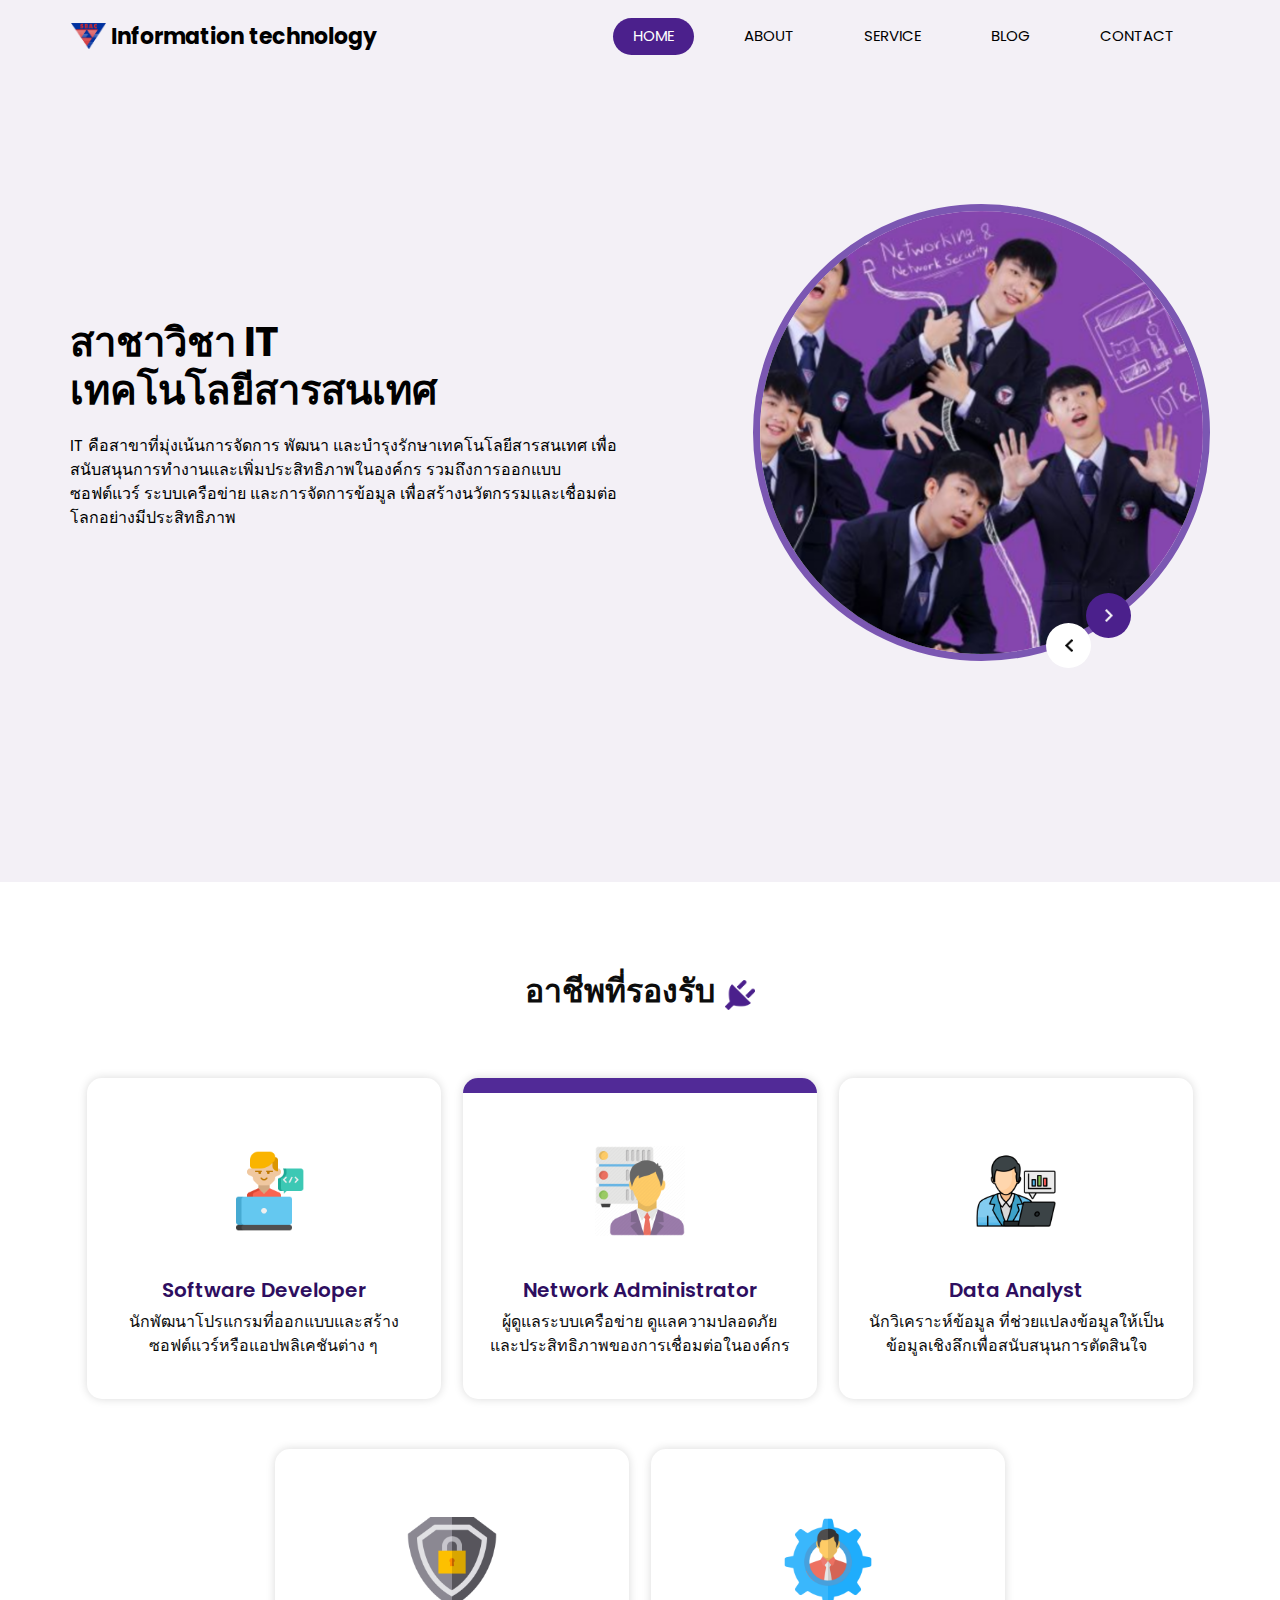
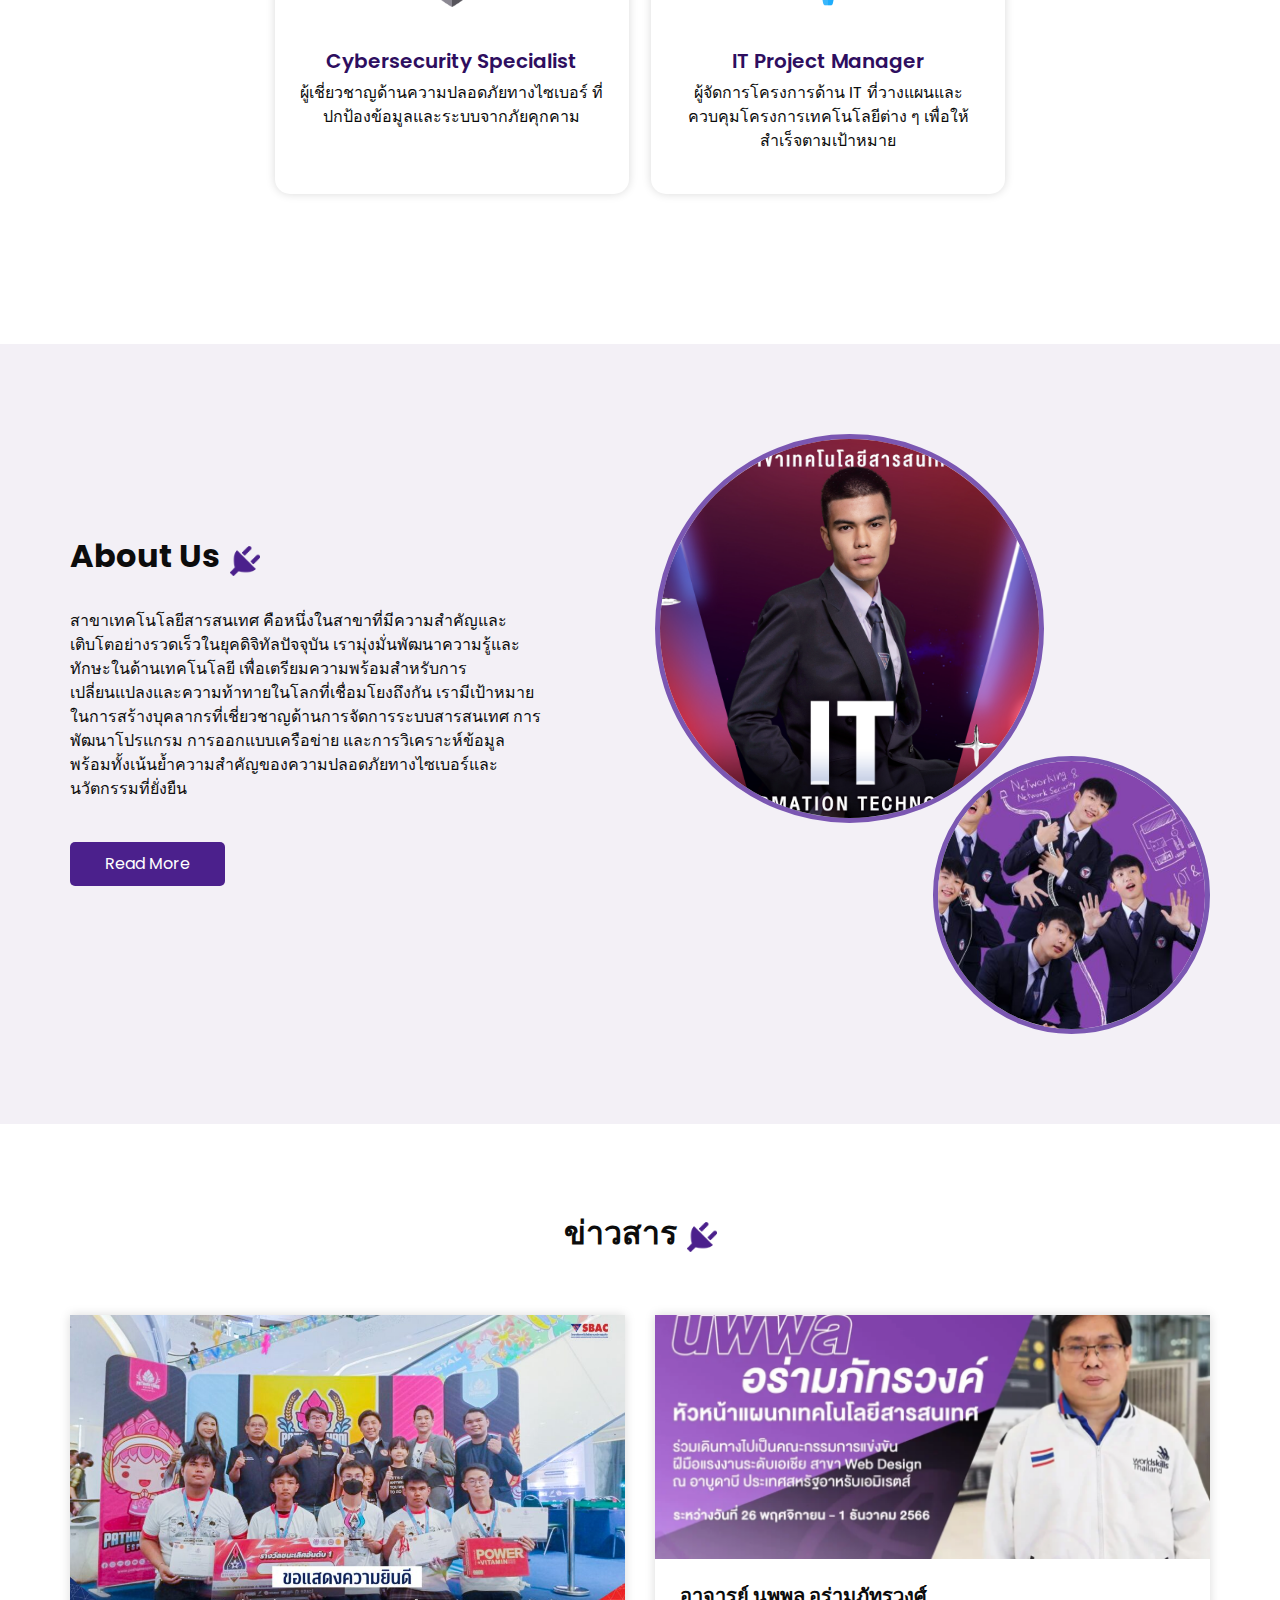
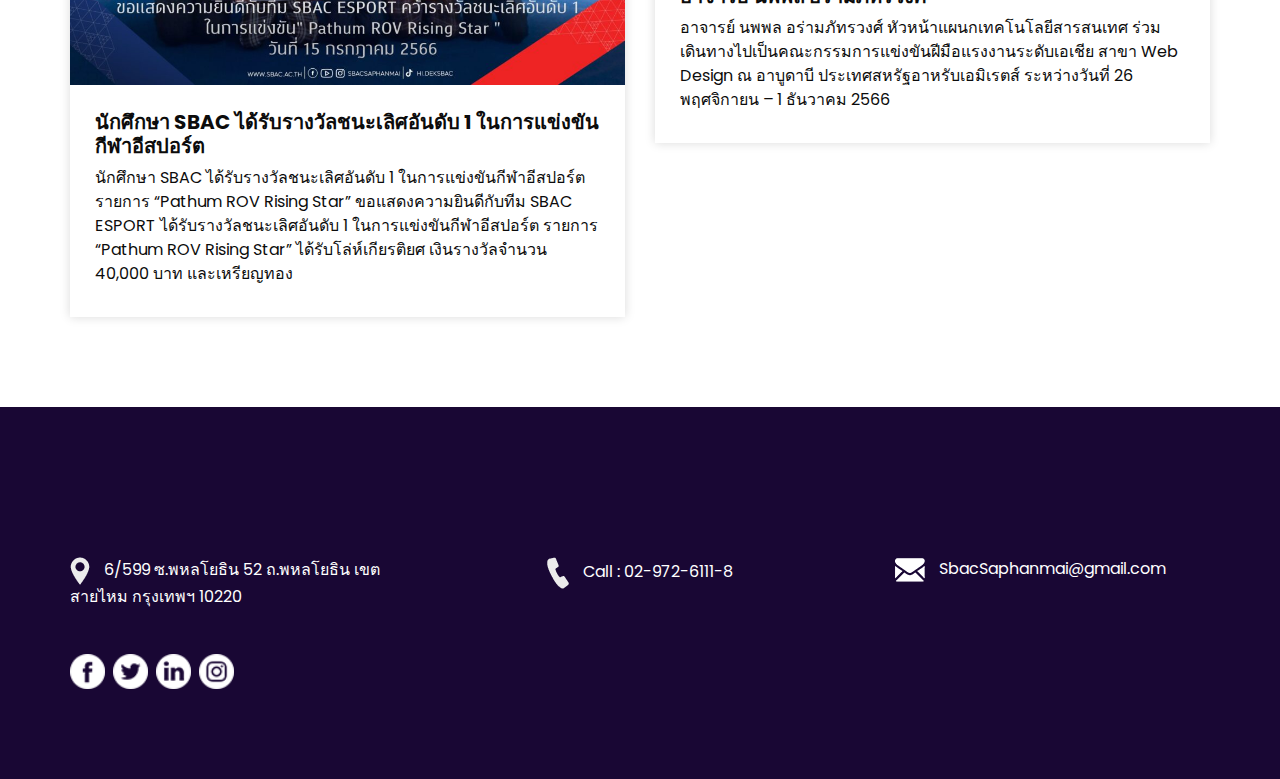
<file: SbacWebsite/public/index.html>
<!DOCTYPE html>
<html>

<head>
  <!-- Basic -->
  <meta charset="utf-8" />
  <meta http-equiv="X-UA-Compatible" content="IE=edge" />
  <!-- Mobile Metas -->
  <meta name="viewport" content="width=device-width, initial-scale=1, shrink-to-fit=no" />
  <!-- Site Metas -->
  <meta name="keywords" content="" />
  <meta name="description" content="" />
  <meta name="author" content="" />

  <title>Information technology</title>

  <!-- slider stylesheet -->
  <link rel="stylesheet" type="text/css" href="https://cdnjs.cloudflare.com/ajax/libs/OwlCarousel2/2.1.3/assets/owl.carousel.min.css" />

  <!-- bootstrap core css -->
  <link rel="stylesheet" type="text/css" href="css/bootstrap.css" />
  <!-- fonts style -->
  <link href="https://fonts.googleapis.com/css?family=Poppins:400,600,700&display=swap" rel="stylesheet">
  <!-- Custom styles for this template -->
  <link href="css/style.css" rel="stylesheet" />
  <!-- responsive style -->
  <link href="css/responsive.css" rel="stylesheet" />
</head>

<body>

  <div class="hero_area">
    <!-- header section strats -->
    <header class="header_section">
      <div class="container">
        <nav class="navbar navbar-expand-lg custom_nav-container ">
          <a class="navbar-brand" href="index.html">
            <img src="images/SbacLogo.png" alt="">
            <span>
              Information technology <!--หัวเว็บ-->
            </span>
          </a>
          <button class="navbar-toggler" type="button" data-toggle="collapse" data-target="#navbarSupportedContent" aria-controls="navbarSupportedContent" aria-expanded="false" aria-label="Toggle navigation">
            <span class="s-1"> </span>
            <span class="s-2"> </span>
            <span class="s-3"> </span>
          </button>

          <div class="collapse navbar-collapse" id="navbarSupportedContent">
            <div class="d-flex ml-auto flex-column flex-lg-row align-items-center">
              <ul class="navbar-nav  ">
                <li class="nav-item active">
                  <a class="nav-link" href="index.html">Home <span class="sr-only">(current)</span></a>
                </li>
                <li class="nav-item">
                  <a class="nav-link" href="about.html"> About</a>
                </li>
                <li class="nav-item">
                  <a class="nav-link" href="service.html"> Service </a>
                </li>
                <li class="nav-item">
                  <a class="nav-link" href="blog.html"> Blog </a>
                </li>
                <li class="nav-item">
                  <a class="nav-link" href="contact.html">Contact </a>
                </li>
              </ul>
            </div>
          </div>
        </nav>
      </div>
    </header>
    <!-- end header section -->
    <!-- slider section -->
    <section class=" slider_section ">
      <div class="container">
        <div class="row">
          <div class="col-md-6 ">
            <div class="detail_box">
              <h1>
                สาชาวิชา IT <br>
                เทคโนโลยีสารสนเทศ <br>
              </h1>
              <p>
                IT คือสาขาที่มุ่งเน้นการจัดการ พัฒนา และบำรุงรักษาเทคโนโลยีสารสนเทศ เพื่อสนับสนุนการทำงานและเพิ่มประสิทธิภาพในองค์กร รวมถึงการออกแบบซอฟต์แวร์ ระบบเครือข่าย และการจัดการข้อมูล เพื่อสร้างนวัตกรรมและเชื่อมต่อโลกอย่างมีประสิทธิภาพ
              </p>
            </div>
          </div>
          <div class="col-lg-5 col-md-6 offset-lg-1">
            <div class="img_content">
              <div class="img_container">
                <div id="carouselExampleControls" class="carousel slide" data-ride="carousel">
                  <div class="carousel-inner">
                    <div class="carousel-item active">
                      <div class="img-box">
                        <img src="images/Ex3.png" alt="">
                      </div>
                    </div>
                    <div class="carousel-item">
                      <div class="img-box">
                        <img src="images/Ex2.png" alt="">
                      </div>
                    </div>
                    <div class="carousel-item">
                      <div class="img-box">
                        <img src="images/Ex1.png" alt="">
                      </div>
                    </div>
                  </div>
                </div>
              </div>
              <a class="carousel-control-prev" href="#carouselExampleControls" role="button" data-slide="prev">
                <span class="sr-only">Previous</span>
              </a>
              <a class="carousel-control-next" href="#carouselExampleControls" role="button" data-slide="next">
                <span class="sr-only">Next</span>
              </a>
            </div>

          </div>
        </div>
      </div>
    </section>
    <!-- end slider section -->
  </div>


  <!-- service section -->
  <section class="service_section layout_padding">
    <div class="container">
      <div class="heading_container">
        <h2>
          อาชีพที่รองรับ
        </h2>
        <img src="images/plug.png" alt="">
      </div>

      <div class="service_container">
        <div class="box">
          <div class="img-box">
            <img src="images/Software Developer.png" class="img1" alt="">
          </div>
          <div class="detail-box">
            <h5>
              Software Developer
            </h5>
            <p>
              นักพัฒนาโปรแกรมที่ออกแบบและสร้างซอฟต์แวร์หรือแอปพลิเคชันต่าง ๆ
            </p>
          </div>
        </div>
        <div class="box active">
          <div class="img-box">
            <img src="images/Network Administrator.webp" class="img1" alt="">
          </div>
          <div class="detail-box">
            <h5>
              Network Administrator
            </h5>
            <p>
              ผู้ดูแลระบบเครือข่าย ดูแลความปลอดภัยและประสิทธิภาพของการเชื่อมต่อในองค์กร
            </p>
          </div>
        </div>
        <div class="box">
          <div class="img-box">
            <img src="images/Data.png" class="img1" alt="">
          </div>
          <div class="detail-box">
            <h5>
              Data Analyst
            </h5>
            <p>
              นักวิเคราะห์ข้อมูล ที่ช่วยแปลงข้อมูลให้เป็นข้อมูลเชิงลึกเพื่อสนับสนุนการตัดสินใจ
            </p>
          </div>
        </div>
        <div class="box ">
          <div class="img-box">
            <img src="images/Cybersecurity Specialist.png" class="img1" alt="">
          </div>
          <div class="detail-box">
            <h5>
              Cybersecurity Specialist
            </h5>
            <p>
              ผู้เชี่ยวชาญด้านความปลอดภัยทางไซเบอร์ ที่ปกป้องข้อมูลและระบบจากภัยคุกคาม
            </p>
          </div>
        </div>
        <div class="box">
          <div class="img-box">
            <img src="images/IT Project Manager.png" class="img1" alt="">
          </div>
          <div class="detail-box">
            <h5>
              IT Project Manager
            </h5>
            <p>
              ผู้จัดการโครงการด้าน IT ที่วางแผนและควบคุมโครงการเทคโนโลยีต่าง ๆ เพื่อให้สำเร็จตามเป้าหมาย
            </p>
          </div>
        </div>
      </div>
     
    </div>
  </section>
  <!-- end service section -->

  <!-- about section -->
  <section class="about_section layout_padding">
    <div class="container">
      <div class="row">
        <div class="col-md-6">
          <div class="detail-box">
            <div class="heading_container">
              <h2>
                About Us
              </h2>
              <img src="images/plug.png" alt="">
            </div>
            <p>
              สาขาเทคโนโลยีสารสนเทศ คือหนึ่งในสาขาที่มีความสำคัญและเติบโตอย่างรวดเร็วในยุคดิจิทัลปัจจุบัน เรามุ่งมั่นพัฒนาความรู้และทักษะในด้านเทคโนโลยี เพื่อเตรียมความพร้อมสำหรับการเปลี่ยนแปลงและความท้าทายในโลกที่เชื่อมโยงถึงกัน เรามีเป้าหมายในการสร้างบุคลากรที่เชี่ยวชาญด้านการจัดการระบบสารสนเทศ การพัฒนาโปรแกรม การออกแบบเครือข่าย และการวิเคราะห์ข้อมูล พร้อมทั้งเน้นย้ำความสำคัญของความปลอดภัยทางไซเบอร์และนวัตกรรมที่ยั่งยืน
            </p>
            <a href="">
              Read More
            </a>
          </div>
        </div>
        <div class="col-md-6">
          <div class="img_container">
            <div class="img-box b1">
              <img src="images/Ex1.png" alt="" />
            </div>
            <div class="img-box b2">
              <img src="images/Ex3.png" alt="" />
            </div>
          </div>

        </div>

      </div>
    </div>
  </section>

  <!-- end about section -->




  <!-- blog section -->

  <section class="blog_section layout_padding">
    <div class="container">
      <div class="heading_container">
        <h2>
          ข่าวสาร
        </h2>
        <img src="images/plug.png" alt="">
      </div>
      <div class="row">
        <div class="col-md-6">
          <div class="box">
            <div class="img-box">
              <img src="images/Esport.jpeg" alt="">
            </div>
            <div class="detail-box">
              <h5>
                นักศึกษา SBAC ได้รับรางวัลชนะเลิศอันดับ 1 ในการแข่งขันกีฬาอีสปอร์ต 
              </h5>
              <p>
                นักศึกษา SBAC ได้รับรางวัลชนะเลิศอันดับ 1 ในการแข่งขันกีฬาอีสปอร์ต รายการ “Pathum ROV Rising Star” ขอแสดงความยินดีกับทีม SBAC ESPORT ได้รับรางวัลชนะเลิศอันดับ 1 ในการแข่งขันกีฬาอีสปอร์ต รายการ “Pathum ROV Rising Star” ได้รับโล่ห์เกียรติยศ เงินรางวัลจำนวน 40,000 บาท และเหรียญทอง
              </p>
            </div>
          </div>
        </div>
        <div class="col-md-6">
          <div class="box">
            <div class="img-box">
              <img src="images/Nopadol.PNG" alt="">
            </div>
            <div class="detail-box">
              <h5>
                อาจารย์ นพพล อร่ามภัทรวงศ์
              </h5>
              <p>
                อาจารย์ นพพล อร่ามภัทรวงศ์ หัวหน้าแผนกเทคโนโลยีสารสนเทศ ร่วมเดินทางไปเป็นคณะกรรมการแข่งขันฝีมือแรงงานระดับเอเชีย สาขา Web Design ณ อาบูดาบี ประเทศสหรัฐอาหรับเอมิเรตส์ ระหว่างวันที่ 26 พฤศจิกายน – 1 ธันวาคม 2566              
              </p>
            </div>
          </div>
        </div>
      </div>
    </div>
  </section>

  <!-- end blog section -->


  <!-- info section -->

  <section class="info_section layout_padding">
    <div class="container">
      <div class="info_contact">
        <div class="row">
          <div class="col-md-4">
            <a href="">
              <img src="images/location-white.png" alt="">
              <span>
                6/599 ซ.พหลโยธิน 52 ถ.พหลโยธิน เขตสายไหม กรุงเทพฯ 10220
              </span>
            </a>
          </div>
          <div class="col-md-4">
            <a href="">
              <img src="images/telephone-white.png" alt="">
              <span>
                Call : 02-972-6111-8
              </span>
            </a>
          </div>
          <div class="col-md-4">
            <a href="">
              <img src="images/envelope-white.png" alt="">
              <span>
                SbacSaphanmai@gmail.com
              </span>
            </a>
          </div>
        </div>
      </div>
      <div class="row">
        <div class="col-md-4 col-lg-3">
          <div class="info_social">
            <div>
              <a href="">
                <img src="images/fb.png" alt="">
              </a>
            </div>
            <div>
              <a href="">
                <img src="images/twitter.png" alt="">
              </a>
            </div>
            <div>
              <a href="">
                <img src="images/linkedin.png" alt="">
              </a>
            </div>
            <div>
              <a href="">
                <img src="images/instagram.png" alt="">
              </a>
            </div>
          </div>
        </div>
      </div>

    </div>
  </section>

  <!-- end info section -->

  <!-- footer section -->
  <footer class="container-fluid footer_section">
    
  </footer>
  <!-- footer section -->


  <script src="js/jquery-3.4.1.min.js"></script>
  <script src="js/bootstrap.js"></script>

</body>

</html>
</file>
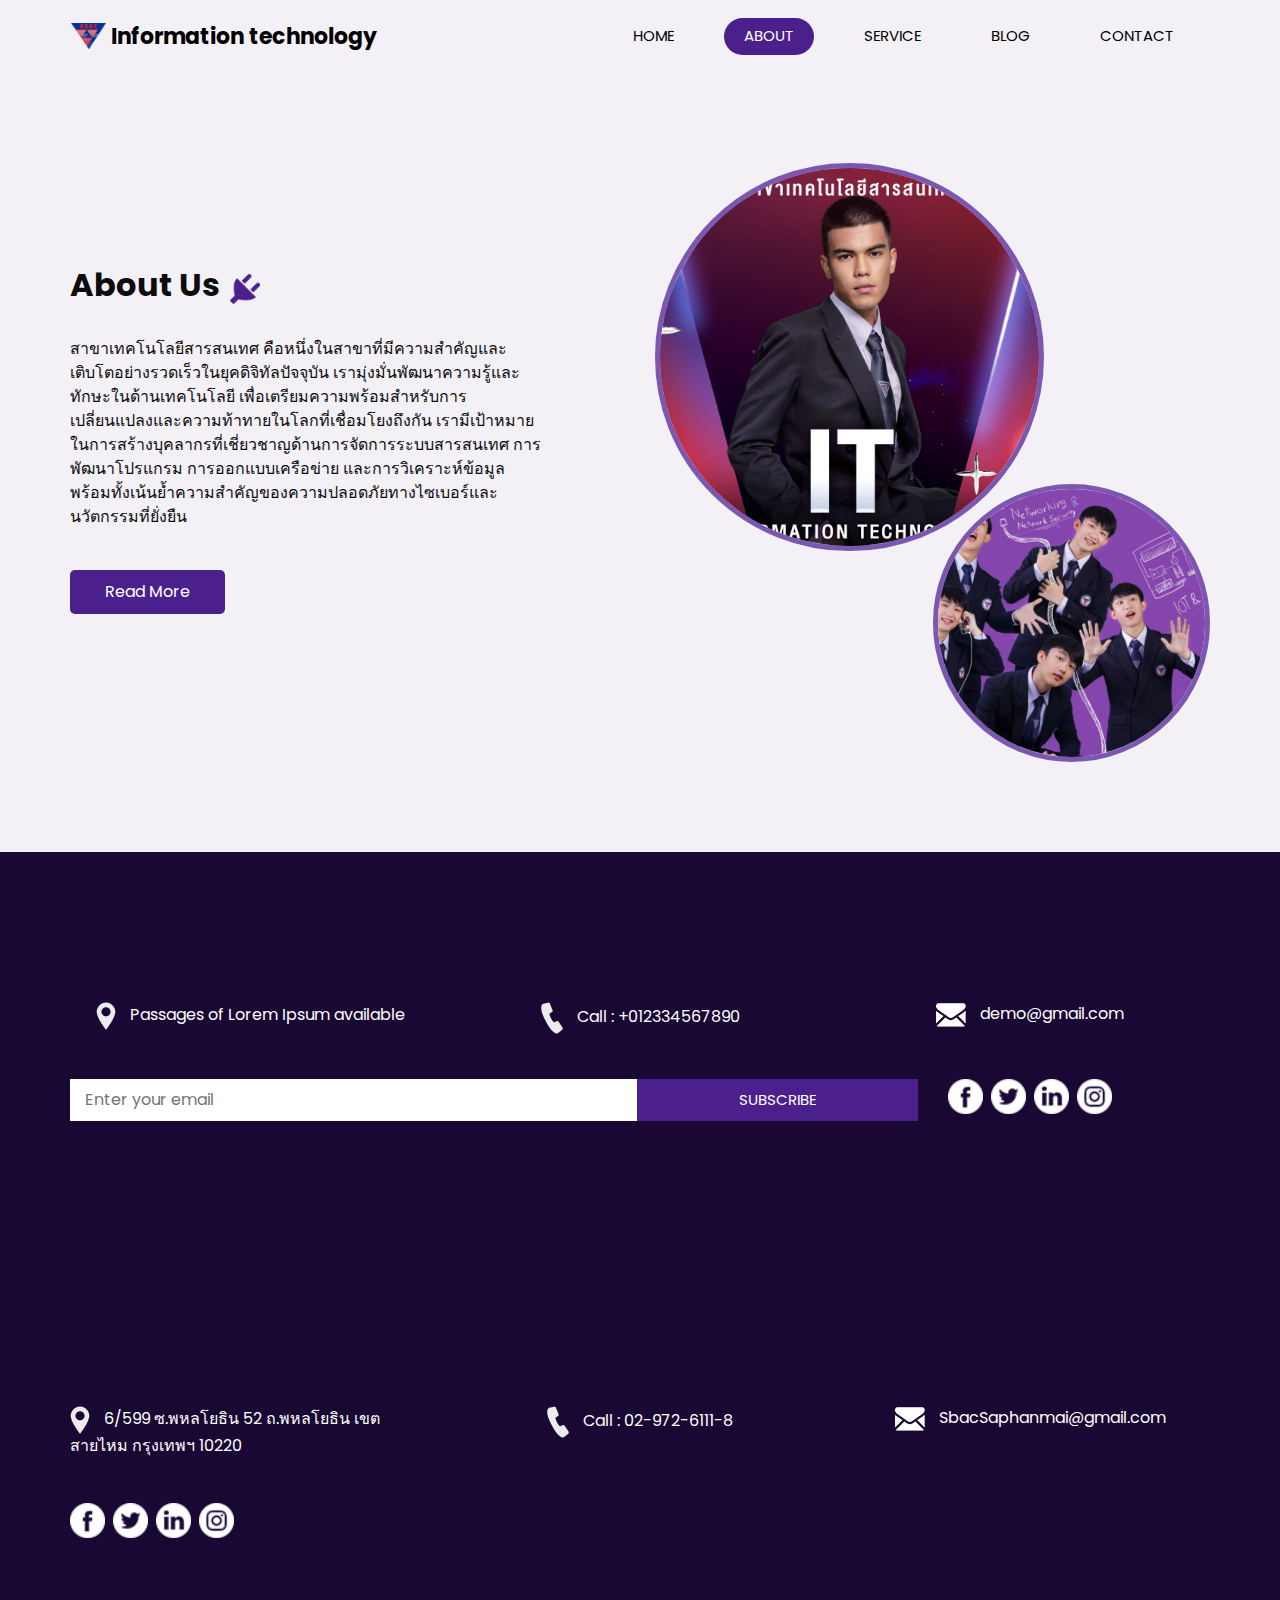
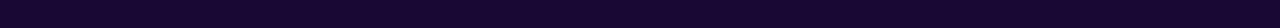
<file: SbacWebsite/public/about.html>
<!DOCTYPE html>
<html>

<head>
  <!-- Basic -->
  <meta charset="utf-8" />
  <meta http-equiv="X-UA-Compatible" content="IE=edge" />
  <!-- Mobile Metas -->
  <meta name="viewport" content="width=device-width, initial-scale=1, shrink-to-fit=no" />
  <!-- Site Metas -->
  <meta name="keywords" content="" />
  <meta name="description" content="" />
  <meta name="author" content="" />

  <title>Electrochip</title>

  <!-- slider stylesheet -->
  <link rel="stylesheet" type="text/css" href="https://cdnjs.cloudflare.com/ajax/libs/OwlCarousel2/2.1.3/assets/owl.carousel.min.css" />

  <!-- bootstrap core css -->
  <link rel="stylesheet" type="text/css" href="css/bootstrap.css" />

  <!-- fonts style -->
  <link href="https://fonts.googleapis.com/css?family=Poppins:400,600,700&display=swap" rel="stylesheet">
  <!-- Custom styles for this template -->
  <link href="css/style.css" rel="stylesheet" />
  <!-- responsive style -->
  <link href="css/responsive.css" rel="stylesheet" />
</head>

<body class="sub_page">

  <div class="hero_area">
    <!-- header section strats -->
    <header class="header_section">
      <div class="container">
        <nav class="navbar navbar-expand-lg custom_nav-container ">
          <a class="navbar-brand" href="index.html">
            <img src="images/SbacLogo.png" alt="">
            <span>
              Information technology <!--หัวเว็บ-->
            </span>
          </a>
          <button class="navbar-toggler" type="button" data-toggle="collapse" data-target="#navbarSupportedContent" aria-controls="navbarSupportedContent" aria-expanded="false" aria-label="Toggle navigation">
            <span class="s-1"> </span>
            <span class="s-2"> </span>
            <span class="s-3"> </span>
          </button>

          <div class="collapse navbar-collapse" id="navbarSupportedContent">
            <div class="d-flex ml-auto flex-column flex-lg-row align-items-center">
              <ul class="navbar-nav  ">
                <li class="nav-item ">
                  <a class="nav-link" href="index.html">Home <span class="sr-only">(current)</span></a>
                </li>
                <li class="nav-item active">
                  <a class="nav-link" href="about.html"> About</a>
                </li>
                <li class="nav-item">
                  <a class="nav-link" href="service.html"> Service </a>
                </li>
                <li class="nav-item">
                  <a class="nav-link" href="blog.html"> Blog </a>
                </li>
                <li class="nav-item">
                  <a class="nav-link" href="contact.html">Contact </a>
                </li>
              </ul>
            </div>
          </div>
        </nav>
      </div>
    </header>
    <!-- end header section -->
  </div>



  <!-- about section -->
  <section class="about_section layout_padding">
    <div class="container">
      <div class="row">
        <div class="col-md-6">
          <div class="detail-box">
            <div class="heading_container">
              <h2>
                About Us
              </h2>
              <img src="images/plug.png" alt="">
            </div>
            <p>
              สาขาเทคโนโลยีสารสนเทศ คือหนึ่งในสาขาที่มีความสำคัญและเติบโตอย่างรวดเร็วในยุคดิจิทัลปัจจุบัน เรามุ่งมั่นพัฒนาความรู้และทักษะในด้านเทคโนโลยี เพื่อเตรียมความพร้อมสำหรับการเปลี่ยนแปลงและความท้าทายในโลกที่เชื่อมโยงถึงกัน เรามีเป้าหมายในการสร้างบุคลากรที่เชี่ยวชาญด้านการจัดการระบบสารสนเทศ การพัฒนาโปรแกรม การออกแบบเครือข่าย และการวิเคราะห์ข้อมูล พร้อมทั้งเน้นย้ำความสำคัญของความปลอดภัยทางไซเบอร์และนวัตกรรมที่ยั่งยืน
            </p>
            <a href="">
              Read More
            </a>
          </div>
        </div>
        <div class="col-md-6">
          <div class="img_container">
            <div class="img-box b1">
              <img src="images/Ex1.png" alt="" />
            </div>
            <div class="img-box b2">
              <img src="images/Ex3.png" alt="" />
            </div>
          </div>

        </div>

      </div>
    </div>
  </section>

  <!-- end about section -->

  <!-- info section -->

  <section class="info_section layout_padding">
    <div class="container">
      <div class="info_contact">
        <div class="row">
          <div class="col-md-4">
            <a href="">
              <img src="images/location-white.png" alt="">
              <span>
                Passages of Lorem Ipsum available
              </span>
            </a>
          </div>
          <div class="col-md-4">
            <a href="">
              <img src="images/telephone-white.png" alt="">
              <span>
                Call : +012334567890
              </span>
            </a>
          </div>
          <div class="col-md-4">
            <a href="">
              <img src="images/envelope-white.png" alt="">
              <span>
                demo@gmail.com
              </span>
            </a>
          </div>
        </div>
      </div>
      <div class="row">
        <div class="col-md-8 col-lg-9">
          <div class="info_form">
            <form action="">
              <input type="text" placeholder="Enter your email">
              <button>
                subscribe
              </button>
            </form>
          </div>
        </div>
        <div class="col-md-4 col-lg-3">
          <div class="info_social">
            <div>
              <a href="">
                <img src="images/fb.png" alt="">
              </a>
            </div>
            <div>
              <a href="">
                <img src="images/twitter.png" alt="">
              </a>
            </div>
            <div>
              <a href="">
                <img src="images/linkedin.png" alt="">
              </a>
            </div>
            <div>
              <a href="">
                <img src="images/instagram.png" alt="">
              </a>
            </div>
          </div>
        </div>
      </div>

    </div>
  </section>

  <!-- end blog section -->


  <!-- info section -->

  <section class="info_section layout_padding">
    <div class="container">
      <div class="info_contact">
        <div class="row">
          <div class="col-md-4">
            <a href="">
              <img src="images/location-white.png" alt="">
              <span>
                6/599 ซ.พหลโยธิน 52 ถ.พหลโยธิน เขตสายไหม กรุงเทพฯ 10220
              </span>
            </a>
          </div>
          <div class="col-md-4">
            <a href="">
              <img src="images/telephone-white.png" alt="">
              <span>
                Call : 02-972-6111-8
              </span>
            </a>
          </div>
          <div class="col-md-4">
            <a href="">
              <img src="images/envelope-white.png" alt="">
              <span>
                SbacSaphanmai@gmail.com
              </span>
            </a>
          </div>
        </div>
      </div>
      <div class="row">
        <div class="col-md-4 col-lg-3">
          <div class="info_social">
            <div>
              <a href="">
                <img src="images/fb.png" alt="">
              </a>
            </div>
            <div>
              <a href="">
                <img src="images/twitter.png" alt="">
              </a>
            </div>
            <div>
              <a href="">
                <img src="images/linkedin.png" alt="">
              </a>
            </div>
            <div>
              <a href="">
                <img src="images/instagram.png" alt="">
              </a>
            </div>
          </div>
        </div>
      </div>

    </div>
  </section>

  <!-- end info section -->

  <!-- footer section -->
  <footer class="container-fluid footer_section">
    
  </footer>
  <!-- footer section -->


  <script src="js/jquery-3.4.1.min.js"></script>
  <script src="js/bootstrap.js"></script>

</body>

</html>
</file>
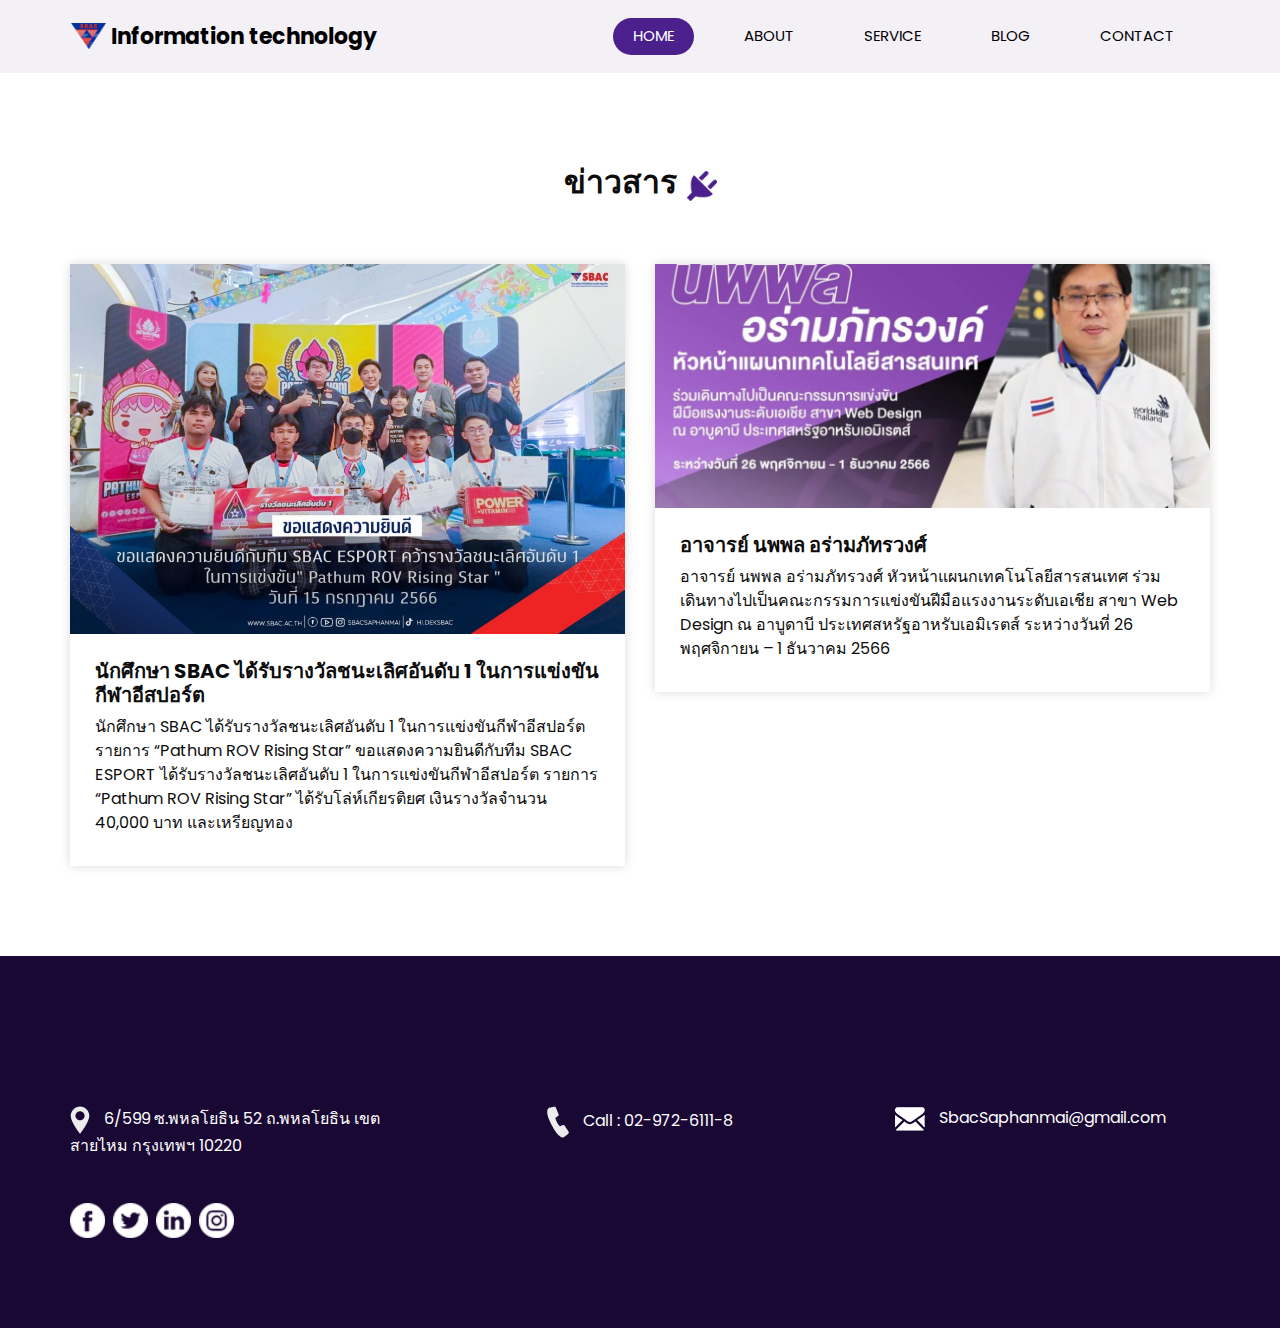
<file: SbacWebsite/public/blog.html>
<!DOCTYPE html>
<html>

<head>
  <!-- Basic -->
  <meta charset="utf-8" />
  <meta http-equiv="X-UA-Compatible" content="IE=edge" />
  <!-- Mobile Metas -->
  <meta name="viewport" content="width=device-width, initial-scale=1, shrink-to-fit=no" />
  <!-- Site Metas -->
  <meta name="keywords" content="" />
  <meta name="description" content="" />
  <meta name="author" content="" />

  <title>Electrochip</title>

  <!-- slider stylesheet -->
  <link rel="stylesheet" type="text/css" href="https://cdnjs.cloudflare.com/ajax/libs/OwlCarousel2/2.1.3/assets/owl.carousel.min.css" />

  <!-- bootstrap core css -->
  <link rel="stylesheet" type="text/css" href="css/bootstrap.css" />

  <!-- fonts style -->
  <link href="https://fonts.googleapis.com/css?family=Poppins:400,600,700&display=swap" rel="stylesheet">
  <!-- Custom styles for this template -->
  <link href="css/style.css" rel="stylesheet" />
  <!-- responsive style -->
  <link href="css/responsive.css" rel="stylesheet" />
</head>

<body class="sub_page">

  <div class="hero_area">
    <!-- header section strats -->
    <header class="header_section">
      <div class="container">
        <nav class="navbar navbar-expand-lg custom_nav-container ">
          <a class="navbar-brand" href="index.html">
            <img src="images/SbacLogo.png" alt="">
            <span>
              Information technology <!--หัวเว็บ-->
            </span>
          </a>
          <button class="navbar-toggler" type="button" data-toggle="collapse" data-target="#navbarSupportedContent" aria-controls="navbarSupportedContent" aria-expanded="false" aria-label="Toggle navigation">
            <span class="s-1"> </span>
            <span class="s-2"> </span>
            <span class="s-3"> </span>
          </button>

          <div class="collapse navbar-collapse" id="navbarSupportedContent">
            <div class="d-flex ml-auto flex-column flex-lg-row align-items-center">
              <ul class="navbar-nav  ">
                <li class="nav-item active">
                  <a class="nav-link" href="index.html">Home <span class="sr-only">(current)</span></a>
                </li>
                <li class="nav-item">
                  <a class="nav-link" href="about.html"> About</a>
                </li>
                <li class="nav-item">
                  <a class="nav-link" href="service.html"> Service </a>
                </li>
                <li class="nav-item">
                  <a class="nav-link" href="blog.html"> Blog </a>
                </li>
                <li class="nav-item">
                  <a class="nav-link" href="contact.html">Contact </a>
                </li>
              </ul>
            </div>
          </div>
        </nav>
      </div>
    </header>
    <!-- end header section -->
  </div>




  <!-- blog section -->

  <section class="blog_section layout_padding">
    <div class="container">
      <div class="heading_container">
        <h2>
          ข่าวสาร
        </h2>
        <img src="images/plug.png" alt="">
      </div>
      <div class="row">
        <div class="col-md-6">
          <div class="box">
            <div class="img-box">
              <img src="images/Esport.jpeg" alt="">
            </div>
            <div class="detail-box">
              <h5>
                นักศึกษา SBAC ได้รับรางวัลชนะเลิศอันดับ 1 ในการแข่งขันกีฬาอีสปอร์ต 
              </h5>
              <p>
                นักศึกษา SBAC ได้รับรางวัลชนะเลิศอันดับ 1 ในการแข่งขันกีฬาอีสปอร์ต รายการ “Pathum ROV Rising Star” ขอแสดงความยินดีกับทีม SBAC ESPORT ได้รับรางวัลชนะเลิศอันดับ 1 ในการแข่งขันกีฬาอีสปอร์ต รายการ “Pathum ROV Rising Star” ได้รับโล่ห์เกียรติยศ เงินรางวัลจำนวน 40,000 บาท และเหรียญทอง
              </p>
            </div>
          </div>
        </div>
        <div class="col-md-6">
          <div class="box">
            <div class="img-box">
              <img src="images/Nopadol.PNG" alt="">
            </div>
            <div class="detail-box">
              <h5>
                อาจารย์ นพพล อร่ามภัทรวงศ์
              </h5>
              <p>
                อาจารย์ นพพล อร่ามภัทรวงศ์ หัวหน้าแผนกเทคโนโลยีสารสนเทศ ร่วมเดินทางไปเป็นคณะกรรมการแข่งขันฝีมือแรงงานระดับเอเชีย สาขา Web Design ณ อาบูดาบี ประเทศสหรัฐอาหรับเอมิเรตส์ ระหว่างวันที่ 26 พฤศจิกายน – 1 ธันวาคม 2566              
              </p>
            </div>
          </div>
        </div>
      </div>
    </div>
  </section>

   <!-- end blog section -->


  <!-- info section -->

  <section class="info_section layout_padding">
    <div class="container">
      <div class="info_contact">
        <div class="row">
          <div class="col-md-4">
            <a href="">
              <img src="images/location-white.png" alt="">
              <span>
                6/599 ซ.พหลโยธิน 52 ถ.พหลโยธิน เขตสายไหม กรุงเทพฯ 10220
              </span>
            </a>
          </div>
          <div class="col-md-4">
            <a href="">
              <img src="images/telephone-white.png" alt="">
              <span>
                Call : 02-972-6111-8
              </span>
            </a>
          </div>
          <div class="col-md-4">
            <a href="">
              <img src="images/envelope-white.png" alt="">
              <span>
                SbacSaphanmai@gmail.com
              </span>
            </a>
          </div>
        </div>
      </div>
      <div class="row">
        <div class="col-md-4 col-lg-3">
          <div class="info_social">
            <div>
              <a href="">
                <img src="images/fb.png" alt="">
              </a>
            </div>
            <div>
              <a href="">
                <img src="images/twitter.png" alt="">
              </a>
            </div>
            <div>
              <a href="">
                <img src="images/linkedin.png" alt="">
              </a>
            </div>
            <div>
              <a href="">
                <img src="images/instagram.png" alt="">
              </a>
            </div>
          </div>
        </div>
      </div>

    </div>
  </section>

  <!-- end info section -->

  <!-- footer section -->
  <footer class="container-fluid footer_section">
    
  </footer>
  <!-- footer section -->


  <script src="js/jquery-3.4.1.min.js"></script>
  <script src="js/bootstrap.js"></script>

</body>

</html>
</file>
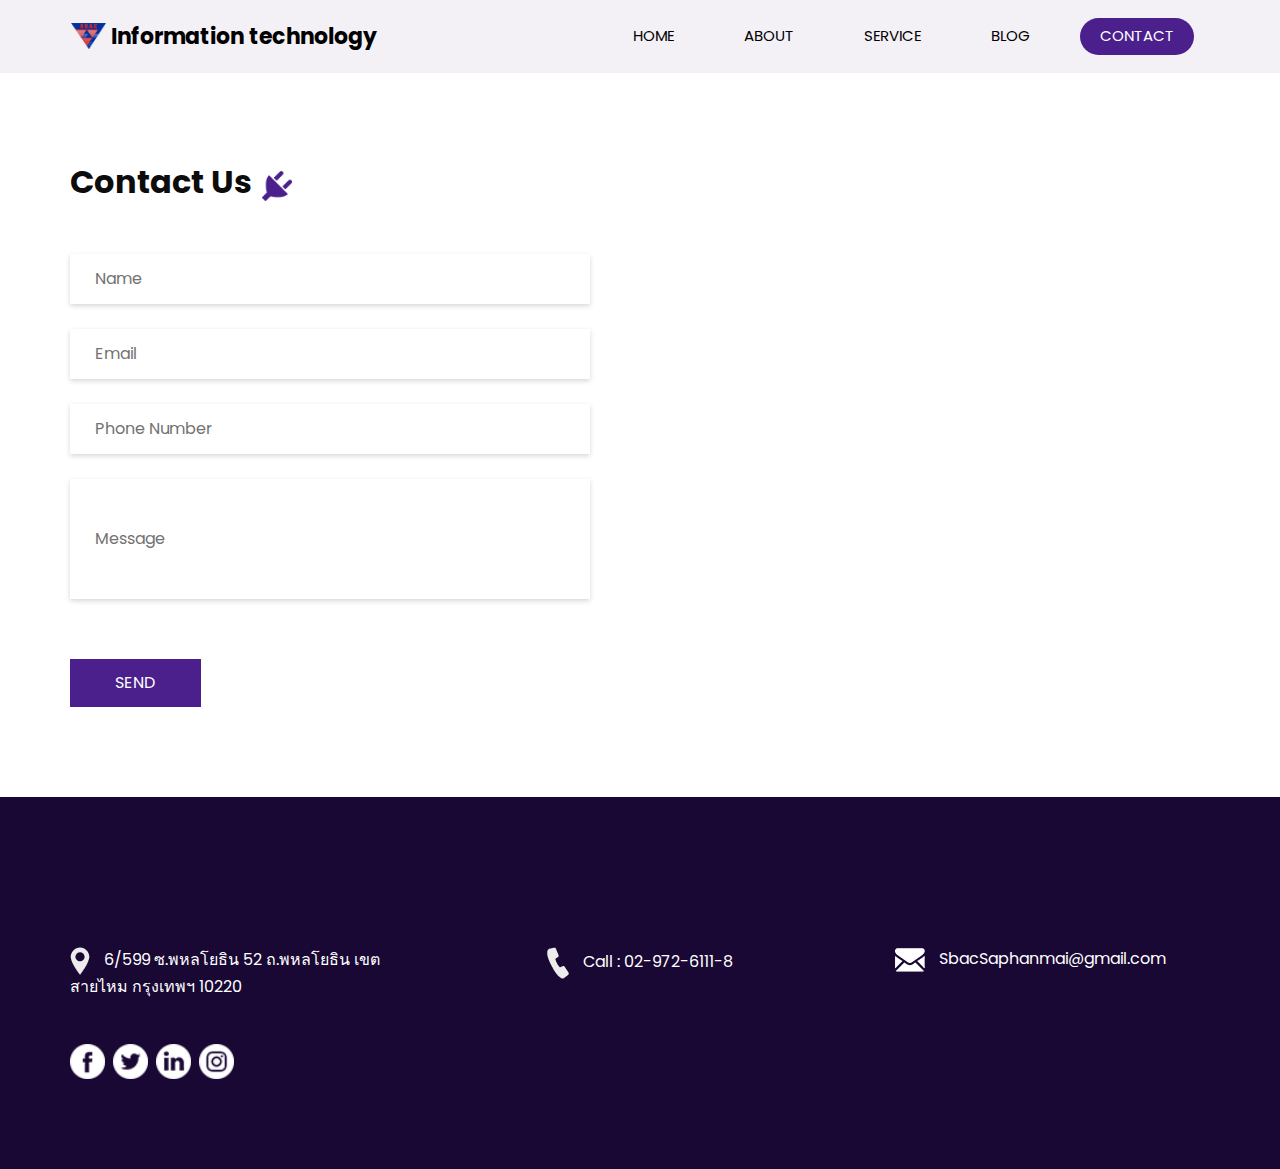
<file: SbacWebsite/public/contact.html>
<!DOCTYPE html>
<html>

<head>
  <!-- Basic -->
  <meta charset="utf-8" />
  <meta http-equiv="X-UA-Compatible" content="IE=edge" />
  <!-- Mobile Metas -->
  <meta name="viewport" content="width=device-width, initial-scale=1, shrink-to-fit=no" />
  <!-- Site Metas -->
  <meta name="keywords" content="" />
  <meta name="description" content="" />
  <meta name="author" content="" />

  <title>Electrochip</title>

  <!-- slider stylesheet -->
  <link rel="stylesheet" type="text/css" href="https://cdnjs.cloudflare.com/ajax/libs/OwlCarousel2/2.1.3/assets/owl.carousel.min.css" />

  <!-- bootstrap core css -->
  <link rel="stylesheet" type="text/css" href="css/bootstrap.css" />

  <!-- fonts style -->
  <link href="https://fonts.googleapis.com/css?family=Poppins:400,600,700&display=swap" rel="stylesheet">
  <!-- Custom styles for this template -->
  <link href="css/style.css" rel="stylesheet" />
  <!-- responsive style -->
  <link href="css/responsive.css" rel="stylesheet" />
</head>

<body class="sub_page">

  <div class="hero_area">
    <!-- header section strats -->
    <header class="header_section">
      <div class="container">
        <nav class="navbar navbar-expand-lg custom_nav-container ">
          <a class="navbar-brand" href="index.html">
            <img src="images/SbacLogo.png" alt="">
            <span>
              Information technology <!--หัวเว็บ-->
            </span>
          </a>
          <button class="navbar-toggler" type="button" data-toggle="collapse" data-target="#navbarSupportedContent" aria-controls="navbarSupportedContent" aria-expanded="false" aria-label="Toggle navigation">
            <span class="s-1"> </span>
            <span class="s-2"> </span>
            <span class="s-3"> </span>
          </button>

          <div class="collapse navbar-collapse" id="navbarSupportedContent">
            <div class="d-flex ml-auto flex-column flex-lg-row align-items-center">
              <ul class="navbar-nav  ">
                <li class="nav-item ">
                  <a class="nav-link" href="index.html">Home <span class="sr-only">(current)</span></a>
                </li>
                <li class="nav-item">
                  <a class="nav-link" href="about.html"> About</a>
                </li>
                <li class="nav-item">
                  <a class="nav-link" href="service.html"> Service </a>
                </li>
                <li class="nav-item">
                  <a class="nav-link" href="blog.html"> Blog </a>
                </li>
                <li class="nav-item active">
                  <a class="nav-link" href="contact.html">Contact </a>
                </li>
              </ul>
            </div>
          </div>
        </nav>
      </div>
    </header>
    <!-- end header section -->
  </div>


  <!-- contact section -->

  <section class="contact_section layout_padding">
    <div class="container ">
      <div class="heading_container">
        <h2>
          Contact Us
        </h2>
        <img src="images/plug.png" alt="">
      </div>
    </div>
    <div class="container">
      <div class="row">
        <div class="col-md-6">
          <form action="">
            <div>
              <input type="text" placeholder="Name" />
            </div>
            <div>
              <input type="email" placeholder="Email" />
            </div>
            <div>
              <input type="text" placeholder="Phone Number" />
            </div>
            <div>
              <input type="text" class="message-box" placeholder="Message" />
            </div>
            <div class="d-flex ">
              <button>
                SEND
              </button>
            </div>
          </form>
        </div>
        <div class="col-md-6">
          <div class="map_container">
            <div class="map-responsive">
              <iframe src="https://www.google.com/maps/embed?pb=!1m18!1m12!1m3!1d3873.0764188288595!2d100.61523947456108!3d13.894378693977652!2m3!1f0!2f0!3f0!3m2!1i1024!2i768!4f13.1!3m3!1m2!1s0x30e2829faad1d767%3A0x6f531b7aec36a706![base64]!5e0!3m2!1sth!2sth!4v1737111476109!5m2!1sth!2sth" width="600" height="450" style="border:0;" allowfullscreen="" loading="lazy" referrerpolicy="no-referrer-when-downgrade"></iframe>
            </div>
          </div>
        </div>
      </div>
    </div>
  </section>

   <!-- end blog section -->


  <!-- info section -->

  <section class="info_section layout_padding">
    <div class="container">
      <div class="info_contact">
        <div class="row">
          <div class="col-md-4">
            <a href="">
              <img src="images/location-white.png" alt="">
              <span>
                6/599 ซ.พหลโยธิน 52 ถ.พหลโยธิน เขตสายไหม กรุงเทพฯ 10220
              </span>
            </a>
          </div>
          <div class="col-md-4">
            <a href="">
              <img src="images/telephone-white.png" alt="">
              <span>
                Call : 02-972-6111-8
              </span>
            </a>
          </div>
          <div class="col-md-4">
            <a href="">
              <img src="images/envelope-white.png" alt="">
              <span>
                SbacSaphanmai@gmail.com
              </span>
            </a>
          </div>
        </div>
      </div>
      <div class="row">
        <div class="col-md-4 col-lg-3">
          <div class="info_social">
            <div>
              <a href="">
                <img src="images/fb.png" alt="">
              </a>
            </div>
            <div>
              <a href="">
                <img src="images/twitter.png" alt="">
              </a>
            </div>
            <div>
              <a href="">
                <img src="images/linkedin.png" alt="">
              </a>
            </div>
            <div>
              <a href="">
                <img src="images/instagram.png" alt="">
              </a>
            </div>
          </div>
        </div>
      </div>

    </div>
  </section>

  <!-- end info section -->

  <!-- footer section -->
  <footer class="container-fluid footer_section">
    
  </footer>
  <!-- footer section -->


  <script src="js/jquery-3.4.1.min.js"></script>
  <script src="js/bootstrap.js"></script>

</body>

</html>
</file>
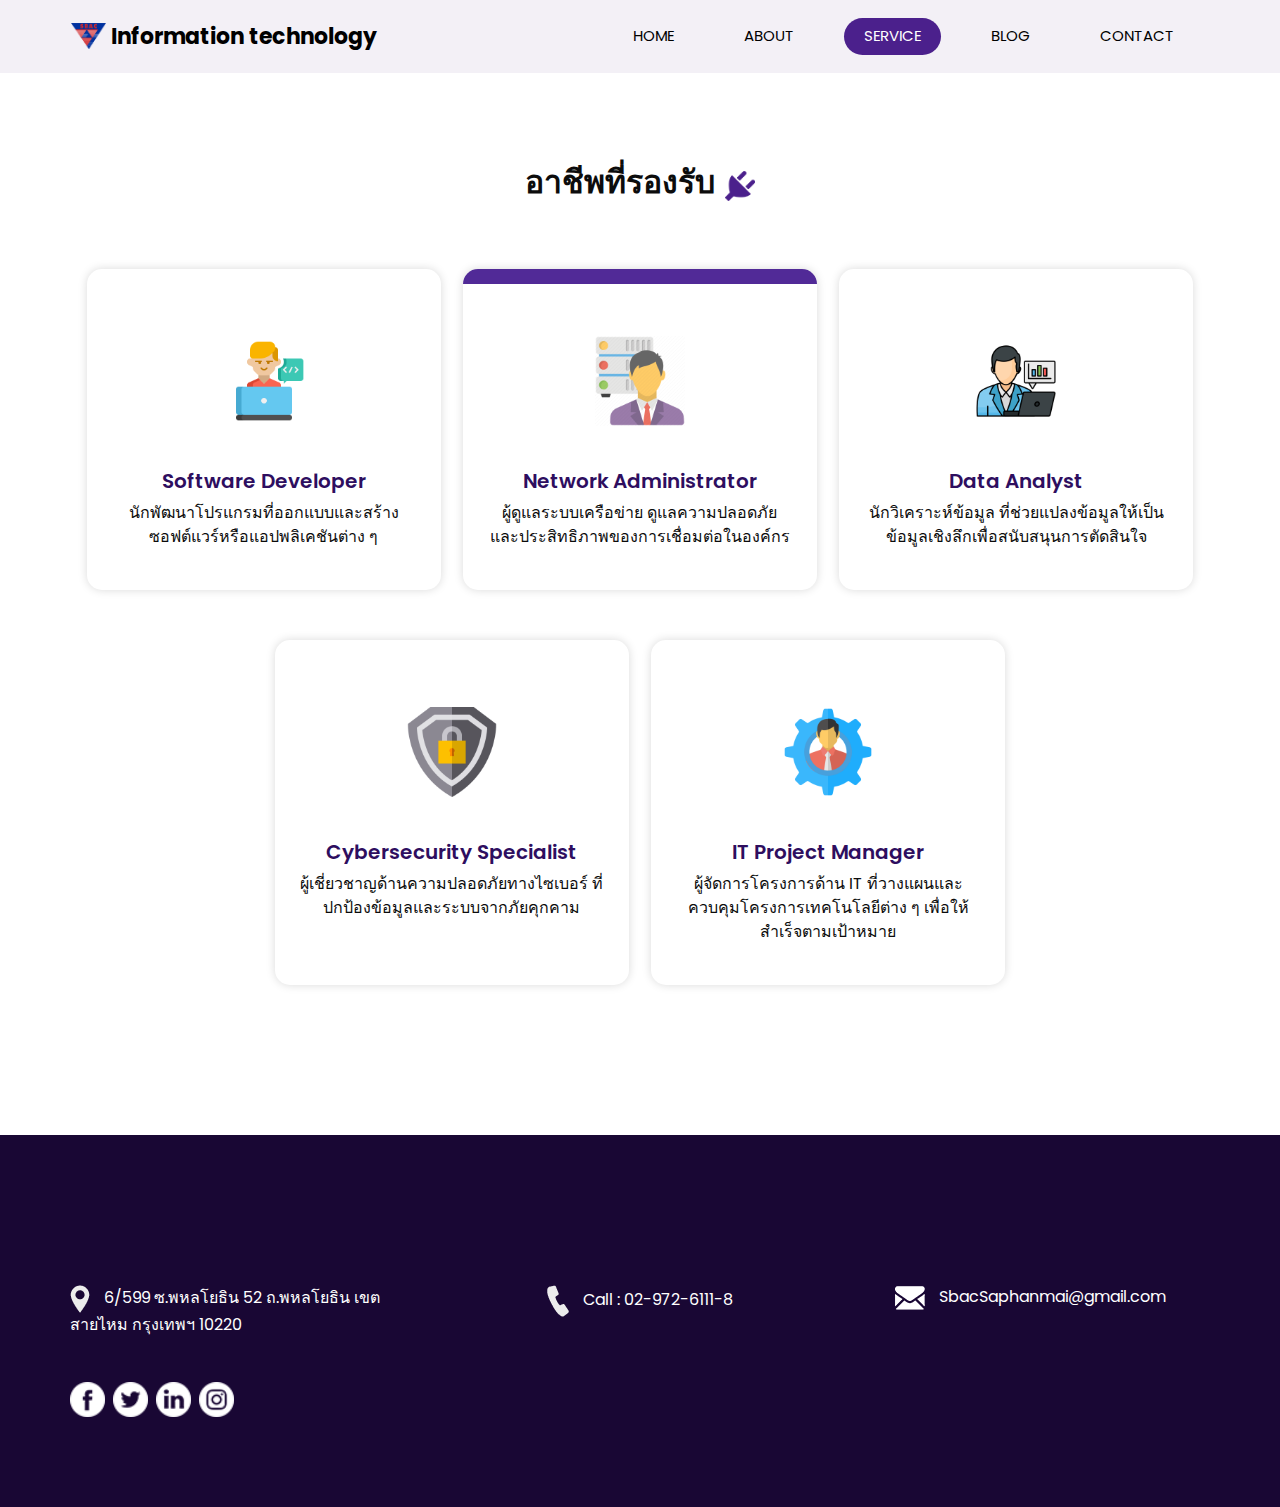
<file: SbacWebsite/public/service.html>
<!DOCTYPE html>
<html>

<head>
  <!-- Basic -->
  <meta charset="utf-8" />
  <meta http-equiv="X-UA-Compatible" content="IE=edge" />
  <!-- Mobile Metas -->
  <meta name="viewport" content="width=device-width, initial-scale=1, shrink-to-fit=no" />
  <!-- Site Metas -->
  <meta name="keywords" content="" />
  <meta name="description" content="" />
  <meta name="author" content="" />

  <title>Electrochip</title>

  <!-- slider stylesheet -->
  <link rel="stylesheet" type="text/css" href="https://cdnjs.cloudflare.com/ajax/libs/OwlCarousel2/2.1.3/assets/owl.carousel.min.css" />

  <!-- bootstrap core css -->
  <link rel="stylesheet" type="text/css" href="css/bootstrap.css" />

  <!-- fonts style -->
  <link href="https://fonts.googleapis.com/css?family=Poppins:400,600,700&display=swap" rel="stylesheet">
  <!-- Custom styles for this template -->
  <link href="css/style.css" rel="stylesheet" />
  <!-- responsive style -->
  <link href="css/responsive.css" rel="stylesheet" />
</head>

<body class="sub_page">

  <div class="hero_area">
    <!-- header section strats -->
    <header class="header_section">
      <div class="container">
        <nav class="navbar navbar-expand-lg custom_nav-container ">
          <a class="navbar-brand" href="index.html">
            <img src="images/SbacLogo.png" alt="">
            <span>
              Information technology <!--หัวเว็บ-->
            </span>
          </a>
          <button class="navbar-toggler" type="button" data-toggle="collapse" data-target="#navbarSupportedContent" aria-controls="navbarSupportedContent" aria-expanded="false" aria-label="Toggle navigation">
            <span class="s-1"> </span>
            <span class="s-2"> </span>
            <span class="s-3"> </span>
          </button>

          <div class="collapse navbar-collapse" id="navbarSupportedContent">
            <div class="d-flex ml-auto flex-column flex-lg-row align-items-center">
              <ul class="navbar-nav  ">
                <li class="nav-item ">
                  <a class="nav-link" href="index.html">Home <span class="sr-only">(current)</span></a>
                </li>
                <li class="nav-item">
                  <a class="nav-link" href="about.html"> About</a>
                </li>
                <li class="nav-item active">
                  <a class="nav-link" href="service.html"> Service </a>
                </li>
                <li class="nav-item">
                  <a class="nav-link" href="blog.html"> Blog </a>
                </li>
                <li class="nav-item">
                  <a class="nav-link" href="contact.html">Contact </a>
                </li>
              </ul>
            </div>
          </div>
        </nav>
      </div>
    </header>
    <!-- end header section -->
  </div>


  <!-- service section -->
  <section class="service_section layout_padding">
    <div class="container">
      <div class="heading_container">
        <h2>
          อาชีพที่รองรับ
        </h2>
        <img src="images/plug.png" alt="">
      </div>

      <div class="service_container">
        <div class="box">
          <div class="img-box">
            <img src="images/Software Developer.png" class="img1" alt="">
          </div>
          <div class="detail-box">
            <h5>
              Software Developer
            </h5>
            <p>
              นักพัฒนาโปรแกรมที่ออกแบบและสร้างซอฟต์แวร์หรือแอปพลิเคชันต่าง ๆ
            </p>
          </div>
        </div>
        <div class="box active">
          <div class="img-box">
            <img src="images/Network Administrator.webp" class="img1" alt="">
          </div>
          <div class="detail-box">
            <h5>
              Network Administrator
            </h5>
            <p>
              ผู้ดูแลระบบเครือข่าย ดูแลความปลอดภัยและประสิทธิภาพของการเชื่อมต่อในองค์กร
            </p>
          </div>
        </div>
        <div class="box">
          <div class="img-box">
            <img src="images/Data.png" class="img1" alt="">
          </div>
          <div class="detail-box">
            <h5>
              Data Analyst
            </h5>
            <p>
              นักวิเคราะห์ข้อมูล ที่ช่วยแปลงข้อมูลให้เป็นข้อมูลเชิงลึกเพื่อสนับสนุนการตัดสินใจ
            </p>
          </div>
        </div>
        <div class="box ">
          <div class="img-box">
            <img src="images/Cybersecurity Specialist.png" class="img1" alt="">
          </div>
          <div class="detail-box">
            <h5>
              Cybersecurity Specialist
            </h5>
            <p>
              ผู้เชี่ยวชาญด้านความปลอดภัยทางไซเบอร์ ที่ปกป้องข้อมูลและระบบจากภัยคุกคาม
            </p>
          </div>
        </div>
        <div class="box">
          <div class="img-box">
            <img src="images/IT Project Manager.png" class="img1" alt="">
          </div>
          <div class="detail-box">
            <h5>
              IT Project Manager
            </h5>
            <p>
              ผู้จัดการโครงการด้าน IT ที่วางแผนและควบคุมโครงการเทคโนโลยีต่าง ๆ เพื่อให้สำเร็จตามเป้าหมาย
            </p>
          </div>
        </div>
      </div>
     
    </div>
  </section>
  <!-- end blog section -->


  <!-- info section -->

  <section class="info_section layout_padding">
    <div class="container">
      <div class="info_contact">
        <div class="row">
          <div class="col-md-4">
            <a href="">
              <img src="images/location-white.png" alt="">
              <span>
                6/599 ซ.พหลโยธิน 52 ถ.พหลโยธิน เขตสายไหม กรุงเทพฯ 10220
              </span>
            </a>
          </div>
          <div class="col-md-4">
            <a href="">
              <img src="images/telephone-white.png" alt="">
              <span>
                Call : 02-972-6111-8
              </span>
            </a>
          </div>
          <div class="col-md-4">
            <a href="">
              <img src="images/envelope-white.png" alt="">
              <span>
                SbacSaphanmai@gmail.com
              </span>
            </a>
          </div>
        </div>
      </div>
      <div class="row">
        <div class="col-md-4 col-lg-3">
          <div class="info_social">
            <div>
              <a href="">
                <img src="images/fb.png" alt="">
              </a>
            </div>
            <div>
              <a href="">
                <img src="images/twitter.png" alt="">
              </a>
            </div>
            <div>
              <a href="">
                <img src="images/linkedin.png" alt="">
              </a>
            </div>
            <div>
              <a href="">
                <img src="images/instagram.png" alt="">
              </a>
            </div>
          </div>
        </div>
      </div>

    </div>
  </section>

  <!-- end info section -->

  <!-- footer section -->
  <footer class="container-fluid footer_section">
    
  </footer>
  <!-- footer section -->


  <script src="js/jquery-3.4.1.min.js"></script>
  <script src="js/bootstrap.js"></script>

</body>

</html>
</file>
<file: SbacWebsite/public/css/style.css>
body {
  font-family: "Poppins", sans-serif;
  color: #0c0c0c;
  background-color: #ffffff;
}

.layout_padding {
  padding-top: 90px;
  padding-bottom: 90px;
}

.layout_padding2 {
  padding-top: 45px;
  padding-bottom: 45px;
}

.layout_padding2-top {
  padding-top: 45px;
}

.layout_padding2-bottom {
  padding-bottom: 45px;
}

.layout_padding-top {
  padding-top: 90px;
}

.layout_padding-bottom {
  padding-bottom: 90px;
}

.heading_container {
  display: -webkit-box;
  display: -ms-flexbox;
  display: flex;
  -webkit-box-pack: start;
      -ms-flex-pack: start;
          justify-content: flex-start;
  -webkit-box-align: center;
      -ms-flex-align: center;
          align-items: center;
  text-align: center;
}

.heading_container h2 {
  position: relative;
  font-weight: bold;
  margin-right: 10px;
}

.heading_container img {
  width: 30px;
}

/*header section*/
.hero_area {
  height: 98vh;
  position: relative;
  display: -webkit-box;
  display: -ms-flexbox;
  display: flex;
  -webkit-box-orient: vertical;
  -webkit-box-direction: normal;
      -ms-flex-direction: column;
          flex-direction: column;
  background-color: #f3f0f6;
} 


.sub_page .hero_area {
  height: auto;
}

.header_section .container {
  padding: 0;
}

.header_section .nav_container {
  margin: 0 auto;
}

.custom_nav-container .navbar-nav .nav-item .nav-link {
  padding: 7px 20px;
  margin: 10px 15px;
  color: #000000;
  text-align: center;
  border-radius: 35px;
  text-transform: uppercase;
  font-size: 15px;
}

.custom_nav-container .navbar-nav .nav-item.active .nav-link, .custom_nav-container .navbar-nav .nav-item:hover .nav-link {
  background-color: #4b208c;
  color: #ffffff;
}

a,
a:hover,
a:focus {
  text-decoration: none;
}

a:hover,
a:focus {
  color: initial;
}

.btn,
.btn:focus {
  outline: none !important;
  -webkit-box-shadow: none;
          box-shadow: none;
}

.custom_nav-container .nav_search-btn {
  background-image: url(../images/search-icon.png);
  background-size: 22px;
  background-repeat: no-repeat;
  background-position-y: 7px;
  width: 35px;
  height: 35px;
  padding: 0;
  border: none;
}

.navbar-brand {
  display: -webkit-box;
  display: -ms-flexbox;
  display: flex;
  -webkit-box-align: center;
      -ms-flex-align: center;
          align-items: center;
}

.navbar-brand img {
  margin-right: 5px;
  width: 35px;
}

.navbar-brand span {
  font-size: 22px;
  font-weight: 700;
  color: #000000;
}

.custom_nav-container {
  z-index: 99999;
}

.navbar-expand-lg .navbar-collapse {
  -webkit-box-align: end;
      -ms-flex-align: end;
          align-items: flex-end;
}

.custom_nav-container .navbar-toggler {
  outline: none;
}

.custom_nav-container .navbar-toggler {
  padding: 0;
  width: 37px;
  height: 42px;
}

.custom_nav-container .navbar-toggler span {
  display: block;
  width: 35px;
  height: 4px;
  background-color: #190734;
  margin: 7px 0;
  -webkit-transition: all .3s;
  transition: all .3s;
}

.custom_nav-container .navbar-toggler[aria-expanded="true"] .s-1 {
  -webkit-transform: rotate(45deg);
          transform: rotate(45deg);
  margin: 0;
  margin-bottom: -4px;
}

.custom_nav-container .navbar-toggler[aria-expanded="true"] .s-2 {
  display: none;
}

.custom_nav-container .navbar-toggler[aria-expanded="true"] .s-3 {
  -webkit-transform: rotate(-45deg);
          transform: rotate(-45deg);
  margin: 0;
  margin-top: -4px;
}

.custom_nav-container .navbar-toggler[aria-expanded="false"] .s-1,
.custom_nav-container .navbar-toggler[aria-expanded="false"] .s-2,
.custom_nav-container .navbar-toggler[aria-expanded="false"] .s-3 {
  -webkit-transform: none;
          transform: none;
}

/*end header section*/
/* slider section */
.slider_section {
  -webkit-box-flex: 1;
      -ms-flex: 1;
          flex: 1;
  display: -webkit-box;
  display: -ms-flexbox;
  display: flex;
  -webkit-box-align: center;
      -ms-flex-align: center;
          align-items: center;
  position: relative;
  z-index: 2;
  color: #3b3a3a;
  padding-bottom: 90px;
}

.slider_section .row {
  -webkit-box-align: center;
      -ms-flex-align: center;
          align-items: center;
}

.slider_section .detail_box {
  color: #000000;
}

.slider_section .detail_box h1 {
  text-transform: uppercase;
  font-weight: bold;
}

.slider_section .detail_box p {
  margin-top: 20px;
}

.slider_section .detail_box a {
  display: inline-block;
  padding: 10px 40px;
  background-color: #4b208c;
  color: #ffffff;
  border-radius: 35px;
  margin-top: 35px;
}

.slider_section .detail_box a:hover {
  background-color: #5625a1;
}

.slider_section .img_container {
  border: 7px solid #7b57b2;
  border-radius: 100%;
  overflow: hidden;
}

.slider_section .img_container div#carouselExampleContarols {
  width: 100%;
  position: unset;
}

.slider_section .img_container .img-box img {
  width: 100%;
}

.slider_section .carousel-control-prev,
.slider_section .carousel-control-next {
  top: initial;
  left: initial;
  bottom: 5%;
  right: 10%;
  width: 45px;
  height: 45px;
  border: none;
  border-radius: 100%;
  opacity: 1;
  background-repeat: no-repeat;
  background-size: 8px;
  background-position: center;
}

.slider_section .carousel-control-prev {
  background-image: url(../images/prev.png);
  background-color: #ffffff;
  -webkit-transform: translate(-85px, 30px);
          transform: translate(-85px, 30px);
}

.slider_section .carousel-control-next {
  background-image: url(../images/next.png);
  background-color: #4b208c;
  -webkit-transform: translate(-45px, 0);
          transform: translate(-45px, 0);
}

.service_section {
  text-align: center;
}

.service_section .heading_container {
  -webkit-box-pack: center;
      -ms-flex-pack: center;
          justify-content: center;
}

.service_section .service_container {
  display: -webkit-box;
  display: -ms-flexbox;
  display: flex;
  -webkit-box-pack: center;
      -ms-flex-pack: center;
          justify-content: center;
  padding: 35px 0;
  -ms-flex-wrap: wrap;
      flex-wrap: wrap;
}

.service_section .service_container .box {
  margin: 25px 1%;
  -ms-flex-preferred-size: 31%;
      flex-basis: 31%;
  padding: 35px 25px 25px;
  border-radius: 15px;
  -webkit-box-shadow: 0 0 10px 0 rgba(0, 0, 0, 0.15);
          box-shadow: 0 0 10px 0 rgba(0, 0, 0, 0.15);
  border-top: 15px solid transparent;
  overflow: hidden;
  -webkit-transition: all .1s;
  transition: all .1s;
}

.service_section .service_container .box .img-box {
  display: -webkit-box;
  display: -ms-flexbox;
  display: flex;
  -webkit-box-pack: center;
      -ms-flex-pack: center;
          justify-content: center;
  -webkit-box-align: center;
      -ms-flex-align: center;
          align-items: center;
  height: 125px;
}

.service_section .service_container .box .img-box img {
  width: 90px;
}

.service_section .service_container .box .detail-box {
  margin-top: 25px;
}

.service_section .service_container .box .detail-box h5 {
  color: #2e0e5f;
  font-weight: 600;
  position: relative;
}

.service_section .service_container .box:hover, .service_section .service_container .box.active {
  border-top: 15px solid #512a97;
}

.service_section .btn-box {
  display: -webkit-box;
  display: -ms-flexbox;
  display: flex;
  -webkit-box-pack: center;
      -ms-flex-pack: center;
          justify-content: center;
  margin-top: 25px;
}

.service_section .btn-box a {
  display: inline-block;
  padding: 10px 35px;
  background-color: #4b208c;
  color: #ffffff;
  border-radius: 35px;
}

.service_section .btn-box a:hover {
  background-color: #5625a1;
}

.about_section {
  background-color: #f3f0f6;
}

.about_section .row {
  -webkit-box-align: center;
      -ms-flex-align: center;
          align-items: center;
}

.about_section .img_container {
  display: -webkit-box;
  display: -ms-flexbox;
  display: flex;
  -webkit-box-orient: vertical;
  -webkit-box-direction: normal;
      -ms-flex-direction: column;
          flex-direction: column;
}

.about_section .img_container .img-box {
  border: 5px solid #7b57b2;
  border-radius: 100%;
  overflow: hidden;
}

.about_section .img_container .img-box.b1 {
  width: 70%;
}

.about_section .img_container .img-box.b2 {
  width: 50%;
  margin-left: auto;
  margin-top: -12%;
}

.about_section .img_container .img-box img {
  width: 100%;
}

.about_section .detail-box {
  margin-right: 15%;
}

.about_section .detail-box p {
  margin-top: 25px;
}

.about_section .detail-box a {
  display: inline-block;
  padding: 10px 35px;
  background-color: #4b208c;
  color: #ffffff;
  border-radius: 5px;
  margin: 25px 0 45px 0;
}

.about_section .detail-box a:hover {
  background-color: #5625a1;
}

.blog_section .heading_container {
  -webkit-box-pack: center;
      -ms-flex-pack: center;
          justify-content: center;
}

.blog_section .heading_container h2::before {
  background-color: #ffffff;
}

.blog_section .box {
  margin-top: 55px;
  background-color: #ffffff;
  -webkit-box-shadow: 0 0 10px 0 rgba(0, 0, 0, 0.15);
          box-shadow: 0 0 10px 0 rgba(0, 0, 0, 0.15);
}

.blog_section .box .img-box {
  position: relative;
}

.blog_section .box .img-box img {
  width: 100%;
}

.blog_section .box .detail-box {
  padding: 25px 25px 15px;
}

.blog_section .box .detail-box h5 {
  font-weight: bold;
}

.contact_section {
  position: relative;
}

.contact_section form {
  margin-top: 45px;
  padding-right: 35px;
}

.contact_section input {
  width: 100%;
  border: none;
  height: 50px;
  margin-bottom: 25px;
  padding-left: 25px;
  background-color: transparent;
  outline: none;
  color: #101010;
  -webkit-box-shadow: 0px 2px 5px 0px rgba(0, 0, 0, 0.16);
  box-shadow: 0px 2px 5px 0px rgba(0, 0, 0, 0.16);
}

.contact_section input::-webkit-input-placeholder {
  color: #737272;
}

.contact_section input:-ms-input-placeholder {
  color: #737272;
}

.contact_section input::-ms-input-placeholder {
  color: #737272;
}

.contact_section input::placeholder {
  color: #737272;
}

.contact_section input.message-box {
  height: 120px;
}

.contact_section button {
  border: none;
  display: inline-block;
  padding: 12px 45px;
  background-color: #4b208c;
  color: #ffffff;
  border-radius: 0px;
  margin-top: 35px;
}

.contact_section button:hover {
  background-color: #5625a1;
}

.contact_section .map_container {
  height: 100%;
  min-height: 325px;
}

.contact_section .map_container .map-responsive {
  height: 100%;
}

.footer_bg {
  background-image: url(../images/footer-bg.png);
  background-size: cover;
  background-position: top;
}

/* info section */
.info_section {
  background-color: #190734;
  color: #ffffff;
}

.info_section h6 {
  font-weight: bold;
}

.info_section .info_contact {
  margin-top: 60px;
  margin-bottom: 45px;
}

.info_section .info_contact .col-md-4 {
  display: -webkit-box;
  display: -ms-flexbox;
  display: flex;
  -webkit-box-pack: center;
      -ms-flex-pack: center;
          justify-content: center;
}

.info_section .info_contact a {
  color: #ffffff;
}

.info_section .info_contact img {
  max-width: 100%;
  margin-right: 10px;
}

.info_section .info_form {
  margin: 0 auto;
  margin-bottom: 45px;
}

.info_section .info_form h4 {
  text-transform: uppercase;
  text-align: center;
  margin-bottom: 20px;
}

.info_section .info_form form {
  display: -webkit-box;
  display: -ms-flexbox;
  display: flex;
  -webkit-box-align: center;
      -ms-flex-align: center;
          align-items: center;
}

.info_section .info_form form input {
  background-color: #ffffff;
  border: none;
  -webkit-box-flex: 2.5;
      -ms-flex: 2.5;
          flex: 2.5;
  outline: none;
  color: #000000;
  min-height: 42.4px;
  padding-left: 15px;
}

.info_section .info_form form input ::-webkit-input-placeholder {
  color: #ffffff;
  opacity: 0.2;
}

.info_section .info_form form input :-ms-input-placeholder {
  color: #ffffff;
  opacity: 0.2;
}

.info_section .info_form form input ::-ms-input-placeholder {
  color: #ffffff;
  opacity: 0.2;
}

.info_section .info_form form input ::placeholder {
  color: #ffffff;
  opacity: 0.2;
}

.info_section .info_form form button {
  -webkit-box-flex: 1;
      -ms-flex: 1;
          flex: 1;
  border: none;
  display: inline-block;
  padding: 10px 30px;
  background-color: #4b208c;
  color: #ffffff;
  border-radius: 0;
  font-size: 15px;
  text-transform: uppercase;
}

.info_section .info_form form button:hover {
  background-color: #5625a1;
}

.info_section .box {
  display: -webkit-box;
  display: -ms-flexbox;
  display: flex;
}

.info_section .info_social {
  display: -webkit-box;
  display: -ms-flexbox;
  display: flex;
}

.info_section .info_social img {
  width: 35px;
  margin-right: 8px;
}

/* end info section */
/* footer section*/
.footer_section {
  display: -webkit-box;
  display: -ms-flexbox;
  display: flex;
  -webkit-box-pack: center;
      -ms-flex-pack: center;
          justify-content: center;
  position: relative;
}

.footer_section p {
  color: #222222;
  margin: 0 auto;
  text-align: center;
  padding: 20px;
}

.footer_section p a {
  color: #222222;
}
/*# sourceMappingURL=style.css.map */
</file>
<file: SbacWebsite/public/css/responsive.css>
@media (max-width: 1120px) {}

@media (max-width: 992px) {

  .hero_area {
    height: auto;
  }

  .header_section {
    padding-top: 10px;
  }

  #navbarSupportedContent {
    margin-top: 25px;
  }

  .slider_section {

    padding-top: 75px;
    padding-bottom: 150px;

  }

  .about_section .img-box {
    margin: 0 5%;
  }

  .about_section .detail-box {
    margin-right: 5%;
  }

  .service_section .service_container .box {
    -ms-flex-preferred-size: 48%;
    flex-basis: 48%;
  }

  .about_section .img_container .img-box.b2 {
    margin-top: -5%;
  }

}

@media (max-width: 768px) {


  .slider_section .detail_box {
    text-align: center;
  }

  .slider_section .img_content {
    margin-top: 55px;
  }

  .contact_section .map_container {
    margin-top: 45px;
  }

  .info_section .info_contact a {
    margin-bottom: 15px;
  }

  .info_section .info_social {
    justify-content: center;
  }

  .service_section .service_container .box {
    flex-basis: 98%;
  }

  .contact_section form {
    padding-right: 0;
  }

  .info_section .info_contact a {
    text-align: center;
  }
}

@media (max-width: 576px) {
  .about_section .img_container .img-box.b1 {
    width: 80%;
  }

  .about_section .img_container .img-box.b2 {
    width: 55%;
  }

  .info_section .info_form form {
    flex-direction: column;
  }

  .info_section .info_form form input {
    width: 100%;
  }

  .info_section .info_form form button {
    margin-top: 15px;
    padding: 10px 40px;
  }
}

@media (max-width: 480px) {}

@media (max-width: 420px) {

  .slider_section .carousel-control-prev,
  .slider_section .carousel-control-next {
    right: 0;
  }
}

@media (max-width: 360px) {}

@media (min-width: 1200px) {
  .container {
    max-width: 1170px;
  }
}
</file>
